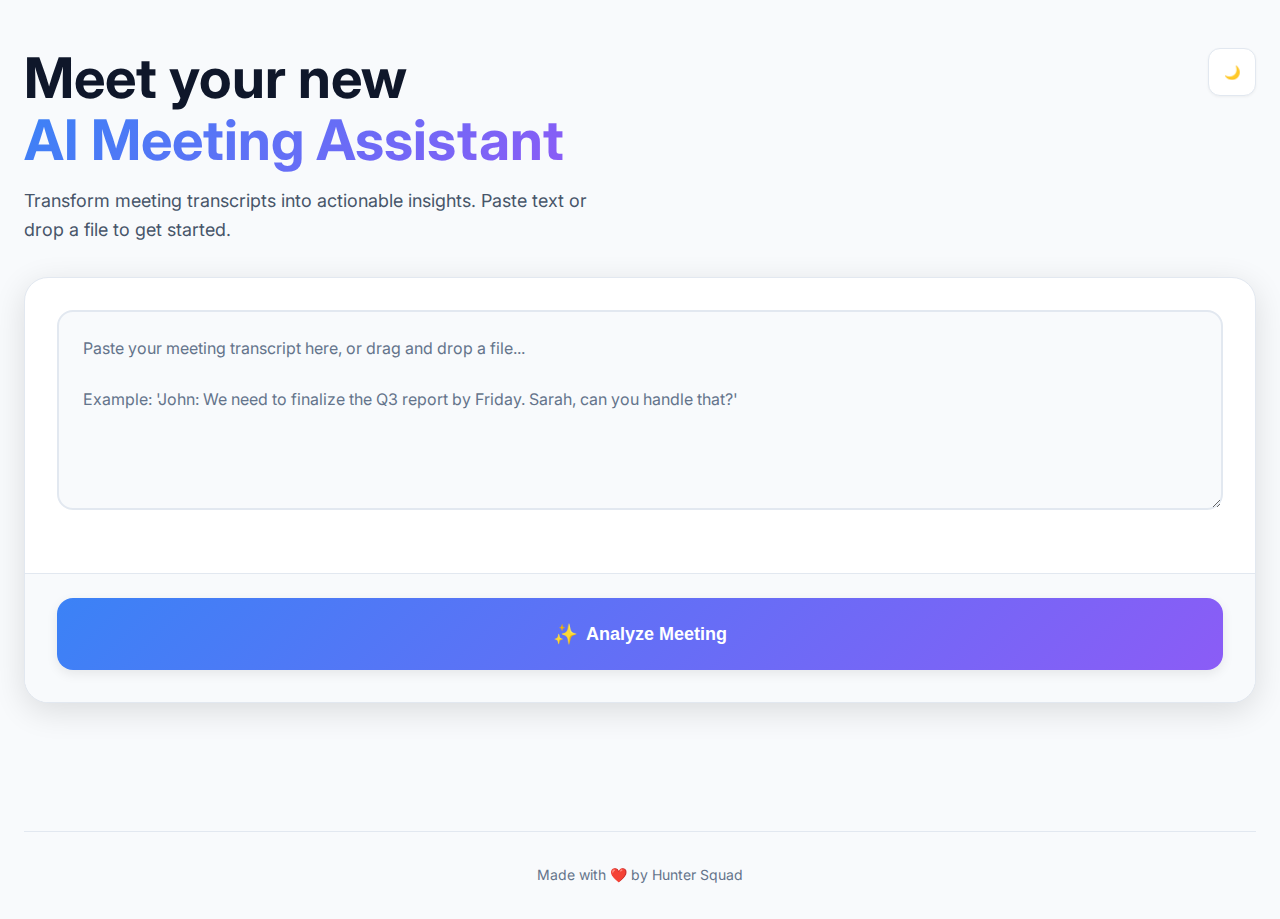
<file: index.html>
<!DOCTYPE html>
<html lang="en">
<head>
    <meta charset="UTF-8">
    <meta name="viewport" content="width=device-width, initial-scale=1.0">
    <title>Hunter Squad | AI Meeting Assistant</title>
    <link rel="preconnect" href="https://fonts.googleapis.com">
    <link rel="preconnect" href="https://fonts.gstatic.com" crossorigin>
    <link href="https://fonts.googleapis.com/css2?family=Inter:wght@300;400;500;600;700&display=swap" rel="stylesheet">
    <link rel="stylesheet" href="style.css">
</head>
<body>
    <div class="app-container">
        
        <!-- Header with theme toggle -->
        <header class="header">
            <div class="header-content">
                <div class="header-left">
                    <h1 class="header-title">Meet your new<br><span class="gradient-text">AI Meeting Assistant</span></h1>
                    <p class="header-subtitle">Transform meeting transcripts into actionable insights. Paste text or drop a file to get started.</p>
                </div>
                <button class="theme-toggle" id="theme-toggle" aria-label="Toggle theme">
                    🌙
                </button>
            </div>
        </header>

        <!-- Main Content -->
        <main class="main-content">
            
            <!-- Unified Input Section -->
            <section id="input-section" class="input-section">
                <div class="input-card">
                    
                    <!-- Primary Input Area -->
                    <div class="input-area">
                        <div class="input-container">
                            <textarea 
                                id="transcript-input" 
                                class="transcript-input" 
                                placeholder="Paste your meeting transcript here, or drag and drop a file...

Example: 'John: We need to finalize the Q3 report by Friday. Sarah, can you handle that?'"
                                aria-label="Meeting transcript input"
                            ></textarea>
                            
                            <!-- File Drop Overlay -->
                            <div id="upload-area" class="upload-overlay">
                                <div class="upload-content">
                                    <div class="upload-icon">📁</div>
                                    <p>Drop your .txt, .vtt, or .srt file here</p>
                                    <span class="upload-hint">or</span>
                                    <button id="file-select-btn" class="file-select-btn">Choose File</button>
                                </div>
                            </div>
                            
                            <input type="file" id="file-input" accept=".txt,.vtt,.srt" hidden>
                        </div>
                        
                        <!-- File Info -->
                        <div id="file-info" class="file-info hidden"></div>
                    </div>

                    <!-- Advanced Options (Progressive Disclosure) -->
                    <div id="advanced-options" class="advanced-options hidden">
                        <div class="options-grid">
                            <div class="form-group">
                                <label for="analysis-type">Analysis Type</label>
                                <select id="analysis-type" class="form-select">
                                    <option value="general">General Meeting</option>
                                    <option value="standup">Daily Standup</option>
                                    <option value="planning">Planning Session</option>
                                    <option value="retrospective">Retrospective</option>
                                    <option value="client">Client Meeting</option>
                                    <option value="brainstorm">Brainstorming</option>
                                </select>
                            </div>
                            <div class="form-group">
                                <label for="participants">Participants (optional)</label>
                                <input type="text" id="participants" class="form-input" placeholder="John, Sarah, Mike...">
                            </div>
                        </div>
                    </div>

                    <!-- Action Button -->
                    <div class="input-footer">
                        <button id="process-btn" class="process-btn">
                            <span class="button-icon">✨</span>
                            <span class="button-text">Analyze Meeting</span>
                        </button>
                    </div>
                </div>
            </section>

            <!-- Results Section -->
            <section id="results-section" class="results-section hidden">
                
                <!-- Loading State -->
                <div id="loading-spinner" class="loading-state hidden">
                    <div class="spinner"></div>
                    <p class="loading-text">Hunter Squad is hunting insights in the wild...</p>
                </div>

                <!-- Error State -->
                <div id="error-message" class="error-state hidden"></div>

                <!-- Results Grid (Bento Layout) -->
                <div id="output" class="results-container">
                    <!-- Results will be dynamically inserted here -->
                </div>

            </section>

        </main>

        <!-- Email Share Modal -->
        <div id="email-modal" class="modal hidden">
            <div class="modal-backdrop"></div>
            <div class="modal-content">
                <div class="modal-header">
                    <h3>Share via Email</h3>
                    <button class="modal-close" id="close-email-modal" aria-label="Close modal">
                        ✕
                    </button>
                </div>
                <div class="modal-body">
                    <div class="form-group">
                        <label for="recipient-email">Recipient Email</label>
                        <input type="email" id="recipient-email" class="form-input" placeholder="colleague@company.com" required>
                    </div>
                    <div class="form-group">
                        <label for="email-subject">Subject</label>
                        <input type="text" id="email-subject" class="form-input" value="Meeting Analysis Summary" required>
                    </div>
                    <div class="form-group">
                        <label class="checkbox-label">
                            <input type="checkbox" id="include-pdf" checked>
                            <span class="checkmark"></span>
                            Include PDF attachment
                        </label>
                    </div>
                    <button id="send-email-btn" class="btn-primary">Send Email</button>
                </div>
            </div>
        </div>

        <!-- Calendar Event Modal -->
        <div id="calendar-modal" class="modal hidden">
            <div class="modal-backdrop"></div>
            <div class="modal-content">
                <div class="modal-header">
                    <h3>Create Follow-up Meeting</h3>
                    <button class="modal-close" id="close-calendar-modal" aria-label="Close modal">
                        ✕
                    </button>
                </div>
                <div class="modal-body">
                    <div class="form-group">
                        <label for="event-title">Meeting Title</label>
                        <input type="text" id="event-title" class="form-input" placeholder="Follow-up Meeting" required>
                    </div>
                    <div class="form-group">
                        <label for="event-date">Date & Time</label>
                        <input type="datetime-local" id="event-date" class="form-input" required>
                    </div>
                    <div class="form-group">
                        <label for="event-duration">Duration (minutes)</label>
                        <input type="number" id="event-duration" class="form-input" value="60" min="15" max="480">
                    </div>
                    <div class="form-group">
                        <label for="event-attendees">Attendees (comma-separated emails)</label>
                        <input type="text" id="event-attendees" class="form-input" placeholder="john@company.com, sarah@company.com">
                    </div>
                    <button id="create-event-btn" class="btn-primary">Create Calendar Event</button>
                </div>
            </div>
        </div>

        <!-- Footer -->
        <footer class="footer">
            <p>Made with ❤️ by Hunter Squad</p>
        </footer>

    </div>

    <!-- Load the unified script -->
    <script src="app.js"></script>
</body>
</html>
</file>
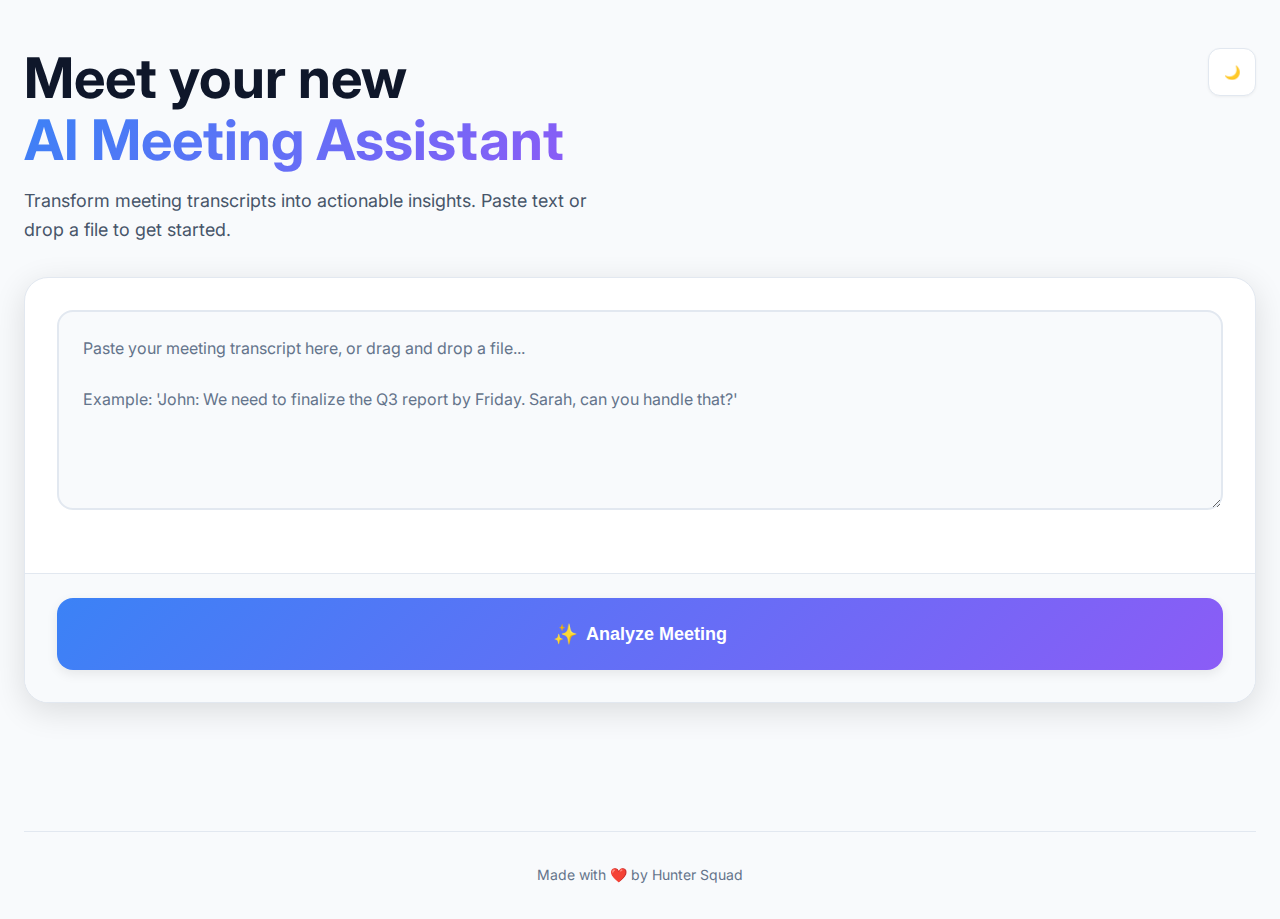
<file: test.html>
<!DOCTYPE html>
<html lang="en">
<head>
    <meta charset="UTF-8">
    <meta name="viewport" content="width=device-width, initial-scale=1.0">
    <title>Hunter Squad | AI Meeting Assistant - Test</title>
    <link rel="preconnect" href="https://fonts.googleapis.com">
    <link rel="preconnect" href="https://fonts.gstatic.com" crossorigin>
    <link href="https://fonts.googleapis.com/css2?family=Inter:wght@300;400;500;600;700&display=swap" rel="stylesheet">
    <link rel="stylesheet" href="style.css">
</head>
<body>
    <div class="app-container">
        
        <!-- Header with theme toggle -->
        <header class="header">
            <div class="header-content">
                <div class="header-left">
                    <h1 class="header-title">Meet your new<br><span class="gradient-text">AI Meeting Assistant</span></h1>
                    <p class="header-subtitle">Transform meeting transcripts into actionable insights. Paste text or drop a file to get started.</p>
                </div>
                <button class="theme-toggle" id="theme-toggle" aria-label="Toggle theme">
                    🌙
                </button>
            </div>
        </header>

        <!-- Main Content -->
        <main class="main-content">
            
            <!-- Unified Input Section -->
            <section id="input-section" class="input-section">
                <div class="input-card">
                    
                    <!-- Primary Input Area -->
                    <div class="input-area">
                        <div class="input-container">
                            <textarea 
                                id="transcript-input" 
                                class="transcript-input" 
                                placeholder="Paste your meeting transcript here, or drag and drop a file...

Example: 'John: We need to finalize the Q3 report by Friday. Sarah, can you handle that?'"
                                aria-label="Meeting transcript input"
                            ></textarea>
                            
                            <!-- File Drop Overlay -->
                            <div id="upload-area" class="upload-overlay">
                                <div class="upload-content">
                                    <div class="upload-icon">📁</div>
                                    <p>Drop your .txt, .vtt, or .srt file here</p>
                                    <span class="upload-hint">or</span>
                                    <button id="file-select-btn" class="file-select-btn">Choose File</button>
                                </div>
                            </div>
                            
                            <input type="file" id="file-input" accept=".txt,.vtt,.srt" hidden>
                        </div>
                        
                        <!-- File Info -->
                        <div id="file-info" class="file-info hidden"></div>
                    </div>

                    <!-- Advanced Options (Progressive Disclosure) -->
                    <div id="advanced-options" class="advanced-options hidden">
                        <div class="options-grid">
                            <div class="form-group">
                                <label for="analysis-type">Analysis Type</label>
                                <select id="analysis-type" class="form-select">
                                    <option value="general">General Meeting</option>
                                    <option value="standup">Daily Standup</option>
                                    <option value="planning">Planning Session</option>
                                    <option value="retrospective">Retrospective</option>
                                    <option value="client">Client Meeting</option>
                                    <option value="brainstorm">Brainstorming</option>
                                </select>
                            </div>
                            <div class="form-group">
                                <label for="participants">Participants (optional)</label>
                                <input type="text" id="participants" class="form-input" placeholder="John, Sarah, Mike...">
                            </div>
                        </div>
                    </div>

                    <!-- Action Button -->
                    <div class="input-footer">
                        <button id="process-btn" class="process-btn">
                            <span class="button-icon">✨</span>
                            <span class="button-text">Analyze Meeting</span>
                        </button>
                    </div>
                </div>
            </section>

            <!-- Results Section -->
            <section id="results-section" class="results-section hidden">
                
                <!-- Loading State -->
                <div id="loading-spinner" class="loading-state hidden">
                    <div class="spinner"></div>
                    <p class="loading-text">Hunter Squad is hunting insights in the wild...</p>
                </div>

                <!-- Error State -->
                <div id="error-message" class="error-state hidden"></div>

                <!-- Results Grid (Bento Layout) -->
                <div id="output" class="results-container">
                    <!-- Results will be dynamically inserted here -->
                </div>

            </section>

        </main>

        <!-- Footer -->
        <footer class="footer">
            <p>Made with ❤️ by Hunter Squad</p>
        </footer>

    </div>

    <script>
        // Simple standalone implementation for testing
        class SimpleApp {
            constructor() {
                this.currentTheme = localStorage.getItem('theme') || 'light';
                this.currentFile = null;
                this.init();
            }

            init() {
                this.applyTheme();
                this.setupEventListeners();
                console.log('🎯 Simple test app initialized successfully!');
            }

            setupEventListeners() {
                // Theme toggle
                const themeToggle = document.getElementById('theme-toggle');
                if (themeToggle) {
                    themeToggle.addEventListener('click', () => this.toggleTheme());
                }

                // Input handling
                const transcriptInput = document.getElementById('transcript-input');
                if (transcriptInput) {
                    transcriptInput.addEventListener('input', () => this.handleInputChange());
                }

                // Process button
                const processBtn = document.getElementById('process-btn');
                if (processBtn) {
                    processBtn.addEventListener('click', () => this.handleProcess());
                }

                // File handling
                const fileSelectBtn = document.getElementById('file-select-btn');
                const fileInput = document.getElementById('file-input');
                if (fileSelectBtn && fileInput) {
                    fileSelectBtn.addEventListener('click', () => fileInput.click());
                    fileInput.addEventListener('change', (e) => this.handleFileSelect(e));
                }
            }

            toggleTheme() {
                this.currentTheme = this.currentTheme === 'light' ? 'dark' : 'light';
                this.applyTheme();
                localStorage.setItem('theme', this.currentTheme);
            }

            applyTheme() {
                document.documentElement.setAttribute('data-theme', this.currentTheme);
                const themeToggle = document.getElementById('theme-toggle');
                if (themeToggle) {
                    themeToggle.textContent = this.currentTheme === 'dark' ? '☀️' : '🌙';
                }
            }

            handleInputChange() {
                const transcriptInput = document.getElementById('transcript-input');
                const advancedOptions = document.getElementById('advanced-options');
                
                if (transcriptInput && advancedOptions) {
                    const hasContent = transcriptInput.value.trim().length > 0;
                    if (hasContent && advancedOptions.classList.contains('hidden')) {
                        advancedOptions.classList.remove('hidden');
                    } else if (!hasContent && !advancedOptions.classList.contains('hidden')) {
                        advancedOptions.classList.add('hidden');
                    }
                }
            }

            handleFileSelect(e) {
                const file = e.target.files[0];
                if (file) {
                    this.currentFile = file;
                    const fileInfo = document.getElementById('file-info');
                    if (fileInfo) {
                        fileInfo.innerHTML = `
                            <div class="file-info-content">
                                <span class="file-name">${file.name}</span>
                                <span class="file-size">${this.formatFileSize(file.size)}</span>
                            </div>
                        `;
                        fileInfo.classList.remove('hidden');
                    }
                    
                    // Clear text input and show advanced options
                    const transcriptInput = document.getElementById('transcript-input');
                    if (transcriptInput) {
                        transcriptInput.value = '';
                    }
                    this.handleInputChange();
                }
            }

            formatFileSize(bytes) {
                if (bytes === 0) return '0 Bytes';
                const k = 1024;
                const sizes = ['Bytes', 'KB', 'MB', 'GB'];
                const i = Math.floor(Math.log(bytes) / Math.log(k));
                return parseFloat((bytes / Math.pow(k, i)).toFixed(2)) + ' ' + sizes[i];
            }

            async handleProcess() {
                const transcriptInput = document.getElementById('transcript-input');
                const text = transcriptInput ? transcriptInput.value.trim() : '';
                
                if (!text && !this.currentFile) {
                    this.showError('Please provide a transcript or upload a file before analyzing.');
                    return;
                }

                this.showLoading(true);

                // Simulate API call
                setTimeout(() => {
                    this.showLoading(false);
                    this.displayTestResults();
                }, 2000);
            }

            showLoading(isLoading) {
                const resultsSection = document.getElementById('results-section');
                const loadingSpinner = document.getElementById('loading-spinner');
                const outputContainer = document.getElementById('output');
                const errorMessage = document.getElementById('error-message');
                const processBtn = document.getElementById('process-btn');
                const processBtnText = document.querySelector('.button-text');

                if (resultsSection) resultsSection.classList.remove('hidden');
                if (loadingSpinner) loadingSpinner.classList.toggle('hidden', !isLoading);
                if (outputContainer) outputContainer.classList.toggle('hidden', isLoading);
                if (errorMessage) errorMessage.classList.add('hidden');
                if (processBtn) processBtn.disabled = isLoading;
                if (processBtnText) processBtnText.textContent = isLoading ? 'Analyzing...' : 'Analyze Meeting';
            }

            showError(message) {
                const resultsSection = document.getElementById('results-section');
                const loadingSpinner = document.getElementById('loading-spinner');
                const outputContainer = document.getElementById('output');
                const errorMessage = document.getElementById('error-message');

                if (resultsSection) resultsSection.classList.remove('hidden');
                if (loadingSpinner) loadingSpinner.classList.add('hidden');
                if (outputContainer) outputContainer.classList.add('hidden');
                if (errorMessage) {
                    errorMessage.textContent = message;
                    errorMessage.classList.remove('hidden');
                }
            }

            displayTestResults() {
                const outputContainer = document.getElementById('output');
                if (!outputContainer) return;

                // Sample test data
                const testResults = {
                    summary: "This was a productive team meeting where we discussed project progress, identified key blockers, and made important decisions for the upcoming sprint.",
                    action_items: [
                        {
                            task: "Finalize the Q3 report",
                            assignee: "Sarah",
                            priority: "High",
                            deadline: "Friday"
                        },
                        {
                            task: "Review user feedback",
                            assignee: "Mike",
                            priority: "Medium",
                            deadline: "Next week"
                        }
                    ],
                    key_decisions: [
                        "Approved the new design system",
                        "Decided to postpone feature X to next quarter",
                        "Agreed on weekly check-ins"
                    ],
                    next_steps: [
                        "Schedule follow-up meeting",
                        "Prepare presentation for stakeholders",
                        "Update project timeline"
                    ]
                };

                outputContainer.innerHTML = '';
                
                const bentoGrid = document.createElement('div');
                bentoGrid.className = 'bento-grid';
                
                // Create test cards
                this.createTestCard(bentoGrid, 'Summary', '📄', testResults.summary, 'large');
                this.createActionItemsCard(bentoGrid, testResults.action_items);
                this.createListCard(bentoGrid, 'Key Decisions', '🛡️', testResults.key_decisions, 'small');
                this.createListCard(bentoGrid, 'Next Steps', '➡️', testResults.next_steps, 'small');
                
                outputContainer.appendChild(bentoGrid);
                
                const resultsSection = document.getElementById('results-section');
                if (resultsSection) {
                    resultsSection.scrollIntoView({ behavior: 'smooth' });
                }
            }

            createTestCard(container, title, icon, content, size = 'medium') {
                const card = document.createElement('div');
                card.className = `bento-card ${size}`;
                card.innerHTML = `
                    <div class="card-header">
                        <div class="card-icon">${icon}</div>
                        <h3 class="card-title">${title}</h3>
                    </div>
                    <div class="card-content">
                        <p>${content}</p>
                    </div>
                `;
                container.appendChild(card);
            }

            createActionItemsCard(container, actionItems) {
                const card = document.createElement('div');
                card.className = 'bento-card medium action-items-card';
                
                const itemsHtml = actionItems.map((item, index) => `
                    <div class="action-item" data-index="${index}">
                        <div class="action-item-header">
                            <input type="checkbox" id="action-${index}" class="action-checkbox">
                            <label for="action-${index}" class="action-text">${item.task}</label>
                            <span class="priority-badge priority-${item.priority.toLowerCase()}">${item.priority}</span>
                        </div>
                        <div class="action-details">
                            <span class="assignee">👤 ${item.assignee}</span>
                            <span class="deadline">📅 ${item.deadline}</span>
                        </div>
                    </div>
                `).join('');

                card.innerHTML = `
                    <div class="card-header">
                        <div class="card-icon">✅</div>
                        <h3 class="card-title">Action Items</h3>
                        <span class="item-count">${actionItems.length}</span>
                    </div>
                    <div class="card-content">
                        ${itemsHtml}
                    </div>
                `;
                
                container.appendChild(card);
            }

            createListCard(container, title, icon, items, size = 'medium') {
                const card = document.createElement('div');
                card.className = `bento-card ${size}`;
                
                const itemsHtml = `<ul>${items.map(item => `<li>${item}</li>`).join('')}</ul>`;

                card.innerHTML = `
                    <div class="card-header">
                        <div class="card-icon">${icon}</div>
                        <h3 class="card-title">${title}</h3>
                        <span class="item-count">${items.length}</span>
                    </div>
                    <div class="card-content">
                        ${itemsHtml}
                    </div>
                `;
                
                container.appendChild(card);
            }
        }

        // Initialize when DOM is loaded
        document.addEventListener('DOMContentLoaded', () => {
            new SimpleApp();
        });
    </script>
</body>
</html>
</file>
<file: style.css>
/* Modern CSS Reset and Variables */
:root {
    /* Typography */
    --font-family: 'Inter', -apple-system, BlinkMacSystemFont, 'Segoe UI', Roboto, Helvetica, Arial, sans-serif;
    --font-weight-light: 300;
    --font-weight-normal: 400;
    --font-weight-medium: 500;
    --font-weight-semibold: 600;
    --font-weight-bold: 700;

    /* Spacing Scale */
    --space-xs: 0.25rem;
    --space-sm: 0.5rem;
    --space-md: 1rem;
    --space-lg: 1.5rem;
    --space-xl: 2rem;
    --space-2xl: 3rem;
    --space-3xl: 4rem;

    /* Border Radius */
    --radius-sm: 6px;
    --radius-md: 12px;
    --radius-lg: 16px;
    --radius-xl: 24px;

    /* Shadows */
    --shadow-sm: 0 1px 3px rgba(0, 0, 0, 0.05);
    --shadow-md: 0 4px 12px rgba(0, 0, 0, 0.08);
    --shadow-lg: 0 8px 32px rgba(0, 0, 0, 0.12);
    --shadow-xl: 0 20px 40px rgba(0, 0, 0, 0.15);

    /* Transitions */
    --transition-fast: 0.15s cubic-bezier(0.4, 0, 0.2, 1);
    --transition-normal: 0.3s cubic-bezier(0.4, 0, 0.2, 1);
    --transition-slow: 0.5s cubic-bezier(0.4, 0, 0.2, 1);
}

/* Light Theme Colors (Default) */
:root, [data-theme="light"] {
    --color-bg-primary: #ffffff;
    --color-bg-secondary: #f8fafc;
    --color-bg-tertiary: #f1f5f9;
    --color-bg-accent: #e2e8f0;

    --color-text-primary: #0f172a;
    --color-text-secondary: #475569;
    --color-text-tertiary: #64748b;
    --color-text-inverse: #ffffff;

    --color-border-primary: #e2e8f0;
    --color-border-secondary: #cbd5e1;
    --color-border-accent: #94a3b8;

    --color-brand-primary: #3b82f6;
    --color-brand-secondary: #1d4ed8;
    --color-brand-tertiary: #dbeafe;

    --color-success: #10b981;
    --color-warning: #f59e0b;
    --color-error: #ef4444;
    --color-info: #06b6d4;

    /* Gradients */
    --gradient-brand: linear-gradient(135deg, #3b82f6, #8b5cf6);
    --gradient-accent: linear-gradient(135deg, #06b6d4, #3b82f6);
}

/* Dark Theme Colors */
[data-theme="dark"] {
    --color-bg-primary: #0f172a;
    --color-bg-secondary: #1e293b;
    --color-bg-tertiary: #334155;
    --color-bg-accent: #475569;

    --color-text-primary: #f8fafc;
    --color-text-secondary: #cbd5e1;
    --color-text-tertiary: #94a3b8;
    --color-text-inverse: #0f172a;

    --color-border-primary: #334155;
    --color-border-secondary: #475569;
    --color-border-accent: #64748b;

    --color-brand-primary: #60a5fa;
    --color-brand-secondary: #3b82f6;
    --color-brand-tertiary: #1e3a8a;

    --color-success: #34d399;
    --color-warning: #fbbf24;
    --color-error: #f87171;
    --color-info: #22d3ee;

    /* Gradients */
    --gradient-brand: linear-gradient(135deg, #60a5fa, #a78bfa);
    --gradient-accent: linear-gradient(135deg, #22d3ee, #60a5fa);
}

/* Reset and Base Styles */
*, *::before, *::after {
    box-sizing: border-box;
    margin: 0;
    padding: 0;
}

html {
    font-size: 16px;
    line-height: 1.5;
    scroll-behavior: smooth;
}

body {
    font-family: var(--font-family);
    font-weight: var(--font-weight-normal);
    color: var(--color-text-primary);
    background-color: var(--color-bg-secondary);
    line-height: 1.6;
    -webkit-font-smoothing: antialiased;
    -moz-osx-font-smoothing: grayscale;
    transition: background-color var(--transition-normal), color var(--transition-normal);
}

/* Layout */
.app-container {
    min-height: 100vh;
    display: flex;
    flex-direction: column;
    max-width: 1400px;
    margin: 0 auto;
    padding: 0 var(--space-lg);
}

/* Header */
.header {
    padding: var(--space-2xl) 0 var(--space-xl);
}

.header-content {
    display: flex;
    justify-content: space-between;
    align-items: flex-start;
    gap: var(--space-xl);
}

.header-left {
    flex: 1;
}

.header-title {
    font-size: clamp(2.5rem, 5vw, 3.5rem);
    font-weight: var(--font-weight-bold);
    line-height: 1.1;
    margin-bottom: var(--space-md);
    color: var(--color-text-primary);
}

.gradient-text {
    background: var(--gradient-brand);
    -webkit-background-clip: text;
    -webkit-text-fill-color: transparent;
    background-clip: text;
}

.header-subtitle {
    font-size: 1.125rem;
    color: var(--color-text-secondary);
    max-width: 600px;
    line-height: 1.6;
}

.theme-toggle {
    display: flex;
    align-items: center;
    justify-content: center;
    width: 48px;
    height: 48px;
    border: none;
    background: var(--color-bg-primary);
    border-radius: var(--radius-md);
    cursor: pointer;
    color: var(--color-text-secondary);
    box-shadow: var(--shadow-sm);
    border: 1px solid var(--color-border-primary);
    transition: all var(--transition-fast);
}

.theme-toggle:hover {
    background: var(--color-bg-tertiary);
    transform: translateY(-1px);
    box-shadow: var(--shadow-md);
}

/* Main Content */
.main-content {
    flex: 1;
    padding-bottom: var(--space-3xl);
}

/* Input Section */
.input-section {
    margin-bottom: var(--space-3xl);
}

.input-card {
    background: var(--color-bg-primary);
    border-radius: var(--radius-xl);
    box-shadow: var(--shadow-lg);
    border: 1px solid var(--color-border-primary);
    overflow: hidden;
    transition: all var(--transition-normal);
}

.input-card:hover {
    box-shadow: var(--shadow-xl);
}

/* Input Area */
.input-area {
    padding: var(--space-xl);
}

.input-container {
    position: relative;
    margin-bottom: var(--space-lg);
}

.transcript-input {
    width: 100%;
    min-height: 200px;
    padding: var(--space-lg);
    border: 2px solid var(--color-border-primary);
    border-radius: var(--radius-lg);
    font-family: var(--font-family);
    font-size: 1rem;
    line-height: 1.6;
    color: var(--color-text-primary);
    background: var(--color-bg-secondary);
    resize: vertical;
    transition: all var(--transition-fast);
}

.transcript-input:focus {
    outline: none;
    border-color: var(--color-brand-primary);
    background: var(--color-bg-primary);
    box-shadow: 0 0 0 3px rgba(59, 130, 246, 0.1);
}

.transcript-input::placeholder {
    color: var(--color-text-tertiary);
}

/* Upload Overlay */
.upload-overlay {
    position: absolute;
    top: 0;
    left: 0;
    right: 0;
    bottom: 0;
    background: rgba(59, 130, 246, 0.02);
    border: 2px dashed var(--color-border-secondary);
    border-radius: var(--radius-lg);
    display: none;
    align-items: center;
    justify-content: center;
    backdrop-filter: blur(4px);
    transition: all var(--transition-fast);
}

.upload-overlay.dragover {
    display: flex;
    background: rgba(59, 130, 246, 0.08);
    border-color: var(--color-brand-primary);
}

.upload-content {
    text-align: center;
    padding: var(--space-xl);
}

.upload-icon {
    font-size: 3rem;
    margin-bottom: var(--space-md);
}

.upload-content p {
    font-size: 1.125rem;
    font-weight: var(--font-weight-medium);
    color: var(--color-text-primary);
    margin-bottom: var(--space-sm);
}

.upload-hint {
    display: block;
    font-size: 0.875rem;
    color: var(--color-text-tertiary);
    margin: var(--space-sm) 0;
}

.file-select-btn {
    background: var(--color-brand-primary);
    color: var(--color-text-inverse);
    border: none;
    padding: var(--space-sm) var(--space-lg);
    border-radius: var(--radius-md);
    font-weight: var(--font-weight-medium);
    cursor: pointer;
    transition: all var(--transition-fast);
}

.file-select-btn:hover {
    background: var(--color-brand-secondary);
    transform: translateY(-1px);
}

/* File Info */
.file-info {
    padding: var(--space-md);
    background: var(--color-bg-tertiary);
    border-radius: var(--radius-md);
    border: 1px solid var(--color-border-primary);
}

.file-info-content {
    display: flex;
    justify-content: space-between;
    align-items: center;
}

.file-name {
    font-weight: var(--font-weight-medium);
    color: var(--color-text-primary);
}

.file-size {
    font-size: 0.875rem;
    color: var(--color-text-tertiary);
}

/* Advanced Options */
.advanced-options {
    padding: 0 var(--space-xl) var(--space-lg);
    animation: fadeInDown var(--transition-normal) ease-out;
}

@keyframes fadeInDown {
    from {
        opacity: 0;
        transform: translateY(-20px);
    }
    to {
        opacity: 1;
        transform: translateY(0);
    }
}

.options-grid {
    display: grid;
    grid-template-columns: 1fr 1fr;
    gap: var(--space-lg);
}

.form-group {
    display: flex;
    flex-direction: column;
    gap: var(--space-sm);
}

.form-group label {
    font-weight: var(--font-weight-medium);
    color: var(--color-text-primary);
    font-size: 0.875rem;
}

.form-input, .form-select {
    padding: var(--space-md);
    border: 1px solid var(--color-border-primary);
    border-radius: var(--radius-md);
    font-family: var(--font-family);
    font-size: 0.875rem;
    color: var(--color-text-primary);
    background: var(--color-bg-secondary);
    transition: all var(--transition-fast);
}

.form-input:focus, .form-select:focus {
    outline: none;
    border-color: var(--color-brand-primary);
    background: var(--color-bg-primary);
    box-shadow: 0 0 0 3px rgba(59, 130, 246, 0.1);
}

/* Input Footer */
.input-footer {
    padding: var(--space-lg) var(--space-xl) var(--space-xl);
    background: var(--color-bg-secondary);
    border-top: 1px solid var(--color-border-primary);
}

.process-btn {
    width: 100%;
    display: flex;
    align-items: center;
    justify-content: center;
    gap: var(--space-sm);
    padding: var(--space-lg) var(--space-xl);
    background: var(--gradient-brand);
    color: var(--color-text-inverse);
    border: none;
    border-radius: var(--radius-lg);
    font-size: 1.125rem;
    font-weight: var(--font-weight-semibold);
    cursor: pointer;
    transition: all var(--transition-fast);
    box-shadow: var(--shadow-md);
}

.process-btn:hover:not(:disabled) {
    transform: translateY(-2px);
    box-shadow: var(--shadow-lg);
}

.process-btn:disabled {
    opacity: 0.7;
    cursor: not-allowed;
}

.button-icon {
    font-size: 1.25rem;
}

/* Results Section */
.results-section {
    animation: fadeIn var(--transition-slow) ease-out;
}

@keyframes fadeIn {
    from { opacity: 0; transform: translateY(20px); }
    to { opacity: 1; transform: translateY(0); }
}

/* Loading State */
.loading-state {
    text-align: center;
    padding: var(--space-3xl);
    background: var(--color-bg-primary);
    border-radius: var(--radius-xl);
    box-shadow: var(--shadow-lg);
}

.spinner {
    width: 48px;
    height: 48px;
    border: 3px solid var(--color-border-primary);
    border-top-color: var(--color-brand-primary);
    border-radius: 50%;
    animation: spin 1s linear infinite;
    margin: 0 auto var(--space-lg);
}

@keyframes spin {
    to { transform: rotate(360deg); }
}

.loading-text {
    font-size: 1.125rem;
    font-weight: var(--font-weight-medium);
    color: var(--color-text-secondary);
}

/* Error State */
.error-state {
    padding: var(--space-xl);
    background: var(--color-bg-primary);
    border: 1px solid var(--color-error);
    border-radius: var(--radius-lg);
    color: var(--color-error);
    text-align: center;
    font-weight: var(--font-weight-medium);
}

/* Bento Grid Layout */
.bento-grid {
    display: grid;
    grid-template-columns: repeat(12, 1fr);
    gap: var(--space-lg);
    margin-bottom: var(--space-xl);
}

.bento-card {
    background: var(--color-bg-primary);
    border: 1px solid var(--color-border-primary);
    border-radius: var(--radius-lg);
    padding: var(--space-xl);
    box-shadow: var(--shadow-md);
    transition: all var(--transition-normal);
    animation: slideInUp var(--transition-slow) ease-out both;
}

.bento-card:hover {
    transform: translateY(-4px);
    box-shadow: var(--shadow-lg);
}

.bento-card.large {
    grid-column: span 8;
}

.bento-card.medium {
    grid-column: span 6;
}

.bento-card.small {
    grid-column: span 4;
}

/* Card animations with stagger */
.bento-card:nth-child(1) { animation-delay: 0.1s; }
.bento-card:nth-child(2) { animation-delay: 0.2s; }
.bento-card:nth-child(3) { animation-delay: 0.3s; }
.bento-card:nth-child(4) { animation-delay: 0.4s; }
.bento-card:nth-child(5) { animation-delay: 0.5s; }
.bento-card:nth-child(6) { animation-delay: 0.6s; }
.bento-card:nth-child(7) { animation-delay: 0.7s; }

@keyframes slideInUp {
    from {
        opacity: 0;
        transform: translateY(30px);
    }
    to {
        opacity: 1;
        transform: translateY(0);
    }
}

/* Card Header */
.card-header {
    display: flex;
    align-items: center;
    gap: var(--space-md);
    margin-bottom: var(--space-lg);
}

.card-icon {
    color: var(--color-brand-primary);
    display: flex;
    align-items: center;
}

.card-title {
    font-size: 1.25rem;
    font-weight: var(--font-weight-semibold);
    color: var(--color-text-primary);
    flex: 1;
}

.item-count {
    background: var(--color-brand-tertiary);
    color: var(--color-brand-primary);
    padding: var(--space-xs) var(--space-sm);
    border-radius: var(--radius-sm);
    font-size: 0.75rem;
    font-weight: var(--font-weight-semibold);
}

/* Card Content */
.card-content {
    color: var(--color-text-secondary);
    line-height: 1.6;
}

.card-content p {
    margin-bottom: var(--space-md);
}

.card-content ul {
    list-style: none;
    padding: 0;
}

.card-content li {
    padding: var(--space-md) 0;
    border-bottom: 1px solid var(--color-border-primary);
}

.card-content li:last-child {
    border-bottom: none;
}

.empty-state {
    color: var(--color-text-tertiary);
    font-style: italic;
    text-align: center;
    padding: var(--space-lg);
}

/* Action Items Card */
.action-items-card .action-item {
    padding: var(--space-md);
    background: var(--color-bg-secondary);
    border-radius: var(--radius-md);
    margin-bottom: var(--space-md);
    transition: all var(--transition-fast);
}

.action-item:last-child {
    margin-bottom: 0;
}

.action-item.completed {
    opacity: 0.6;
    background: var(--color-bg-tertiary);
}

.action-item.completed .action-text {
    text-decoration: line-through;
}

.action-item-header {
    display: flex;
    align-items: flex-start;
    gap: var(--space-md);
    margin-bottom: var(--space-sm);
}

.action-checkbox {
    margin-top: 2px;
    accent-color: var(--color-brand-primary);
}

.action-text {
    flex: 1;
    font-weight: var(--font-weight-medium);
    color: var(--color-text-primary);
    cursor: pointer;
}

.priority-badge {
    padding: var(--space-xs) var(--space-sm);
    border-radius: var(--radius-sm);
    font-size: 0.75rem;
    font-weight: var(--font-weight-semibold);
    color: white;
}

.priority-high { background-color: var(--color-error); }
.priority-medium { background-color: var(--color-warning); }
.priority-low { background-color: var(--color-success); }

.action-details {
    display: flex;
    gap: var(--space-lg);
    font-size: 0.875rem;
    color: var(--color-text-tertiary);
    margin-left: calc(var(--space-md) + 16px);
}

/* Topic Items */
.topic-item {
    padding: var(--space-md) 0;
    border-bottom: 1px solid var(--color-border-primary);
}

.topic-item:last-child {
    border-bottom: none;
}

.topic-title {
    font-size: 1rem;
    font-weight: var(--font-weight-semibold);
    color: var(--color-text-primary);
    margin-bottom: var(--space-xs);
}

.topic-summary {
    color: var(--color-text-secondary);
    line-height: 1.5;
}

/* Speaker Items */
.speaker-item {
    padding: var(--space-md) 0;
    border-bottom: 1px solid var(--color-border-primary);
}

.speaker-item:last-child {
    border-bottom: none;
}

.speaker-header {
    display: flex;
    align-items: center;
    gap: var(--space-md);
    margin-bottom: var(--space-xs);
}

.speaker-name {
    font-weight: var(--font-weight-semibold);
    color: var(--color-text-primary);
}

.speaker-tone {
    padding: var(--space-xs) var(--space-sm);
    border-radius: var(--radius-sm);
    font-size: 0.75rem;
    font-weight: var(--font-weight-medium);
}

.tone-positive { background: var(--color-success); color: white; }
.tone-neutral { background: var(--color-border-accent); color: var(--color-text-primary); }
.tone-negative { background: var(--color-error); color: white; }

.speaker-contribution {
    color: var(--color-text-secondary);
    line-height: 1.5;
}

/* Export Card */
.export-card .export-grid {
    display: grid;
    grid-template-columns: repeat(auto-fit, minmax(160px, 1fr));
    gap: var(--space-md);
}

.export-btn {
    display: flex;
    align-items: center;
    justify-content: center;
    gap: var(--space-sm);
    padding: var(--space-md) var(--space-lg);
    border: 1px solid var(--color-border-primary);
    border-radius: var(--radius-md);
    font-size: 0.875rem;
    font-weight: var(--font-weight-medium);
    cursor: pointer;
    transition: all var(--transition-fast);
    text-decoration: none;
    background: var(--color-bg-secondary);
    color: var(--color-text-primary);
}

.export-btn:hover {
    background: var(--color-bg-tertiary);
    transform: translateY(-1px);
    box-shadow: var(--shadow-sm);
}

.export-btn.primary {
    background: var(--color-brand-primary);
    color: var(--color-text-inverse);
    border-color: var(--color-brand-primary);
}

.export-btn.primary:hover {
    background: var(--color-brand-secondary);
}

/* Modals */
.modal {
    position: fixed;
    top: 0;
    left: 0;
    right: 0;
    bottom: 0;
    z-index: 1000;
    display: flex;
    align-items: center;
    justify-content: center;
    padding: var(--space-lg);
}

.modal-backdrop {
    position: absolute;
    top: 0;
    left: 0;
    right: 0;
    bottom: 0;
    background: rgba(0, 0, 0, 0.5);
    backdrop-filter: blur(4px);
}

.modal-content {
    position: relative;
    background: var(--color-bg-primary);
    border-radius: var(--radius-lg);
    width: 100%;
    max-width: 500px;
    max-height: 80vh;
    overflow: hidden;
    box-shadow: var(--shadow-xl);
    border: 1px solid var(--color-border-primary);
    animation: modalSlideIn var(--transition-normal) ease-out;
}

@keyframes modalSlideIn {
    from {
        opacity: 0;
        transform: scale(0.9) translateY(-20px);
    }
    to {
        opacity: 1;
        transform: scale(1) translateY(0);
    }
}

.modal-header {
    display: flex;
    align-items: center;
    justify-content: space-between;
    padding: var(--space-lg) var(--space-xl);
    border-bottom: 1px solid var(--color-border-primary);
    background: var(--color-bg-secondary);
}

.modal-header h3 {
    font-size: 1.25rem;
    font-weight: var(--font-weight-semibold);
    color: var(--color-text-primary);
}

.modal-close {
    display: flex;
    align-items: center;
    justify-content: center;
    width: 32px;
    height: 32px;
    border: none;
    background: none;
    border-radius: var(--radius-sm);
    cursor: pointer;
    color: var(--color-text-tertiary);
    transition: all var(--transition-fast);
}

.modal-close:hover {
    background: var(--color-bg-tertiary);
    color: var(--color-text-secondary);
}

.modal-body {
    padding: var(--space-xl);
}

.modal-body .form-group {
    margin-bottom: var(--space-lg);
}

.modal-body .form-group:last-child {
    margin-bottom: 0;
}

/* Checkbox Styling */
.checkbox-label {
    display: flex;
    align-items: center;
    gap: var(--space-md);
    cursor: pointer;
    font-weight: var(--font-weight-normal);
}

.checkbox-label input[type="checkbox"] {
    display: none;
}

.checkmark {
    width: 20px;
    height: 20px;
    border: 2px solid var(--color-border-primary);
    border-radius: var(--space-xs);
    background: var(--color-bg-secondary);
    position: relative;
    transition: all var(--transition-fast);
}

.checkbox-label input[type="checkbox"]:checked + .checkmark {
    background: var(--color-brand-primary);
    border-color: var(--color-brand-primary);
}

.checkbox-label input[type="checkbox"]:checked + .checkmark::after {
    content: '';
    position: absolute;
    left: 6px;
    top: 2px;
    width: 6px;
    height: 10px;
    border: solid white;
    border-width: 0 2px 2px 0;
    transform: rotate(45deg);
}

/* Button Styles */
.btn-primary {
    width: 100%;
    padding: var(--space-md) var(--space-lg);
    background: var(--gradient-brand);
    color: var(--color-text-inverse);
    border: none;
    border-radius: var(--radius-md);
    font-size: 1rem;
    font-weight: var(--font-weight-semibold);
    cursor: pointer;
    transition: all var(--transition-fast);
}

.btn-primary:hover {
    transform: translateY(-1px);
    box-shadow: var(--shadow-md);
}

/* Notifications */
.notification {
    position: fixed;
    top: var(--space-lg);
    right: var(--space-lg);
    background: var(--color-bg-primary);
    border: 1px solid var(--color-border-primary);
    border-radius: var(--radius-md);
    padding: var(--space-md) var(--space-lg);
    box-shadow: var(--shadow-lg);
    z-index: 10000;
    animation: notificationSlideIn var(--transition-normal) ease-out;
    max-width: 400px;
}

.notification.success {
    border-color: var(--color-success);
    color: var(--color-success);
}

.notification.error {
    border-color: var(--color-error);
    color: var(--color-error);
}

@keyframes notificationSlideIn {
    from {
        transform: translateX(100%);
        opacity: 0;
    }
    to {
        transform: translateX(0);
        opacity: 1;
    }
}

/* Footer */
.footer {
    text-align: center;
    padding: var(--space-xl) 0;
    color: var(--color-text-tertiary);
    font-size: 0.875rem;
    border-top: 1px solid var(--color-border-primary);
    margin-top: auto;
}

/* Utility Classes */
.hidden { display: none !important; }

/* Responsive Design */
@media (max-width: 1200px) {
    .bento-card.large { grid-column: span 12; }
    .bento-card.medium { grid-column: span 6; }
    .bento-card.small { grid-column: span 6; }
}

@media (max-width: 768px) {
    .app-container {
        padding: 0 var(--space-md);
    }

    .header {
        padding: var(--space-xl) 0;
    }

    .header-content {
        flex-direction: column;
        gap: var(--space-lg);
        align-items: center;
    }

    .header-title {
        font-size: 2rem;
        text-align: center;
    }

    .header-subtitle {
        text-align: center;
    }

    .theme-toggle {
        align-self: flex-end;
    }

    .options-grid {
        grid-template-columns: 1fr;
    }

    .bento-grid {
        grid-template-columns: 1fr;
    }

    .bento-card.large,
    .bento-card.medium,
    .bento-card.small {
        grid-column: span 1;
    }

    .export-grid {
        grid-template-columns: 1fr;
    }

    .modal-content {
        margin: var(--space-md);
        max-width: calc(100% - 2rem);
    }

    .action-details {
        flex-direction: column;
        gap: var(--space-xs);
    }
}

@media (max-width: 480px) {
    .input-area,
    .input-footer {
        padding: var(--space-lg);
    }

    .advanced-options {
        padding: 0 var(--space-lg) var(--space-lg);
    }

    .bento-card {
        padding: var(--space-lg);
    }

    .transcript-input {
        min-height: 150px;
    }
}
</file>
